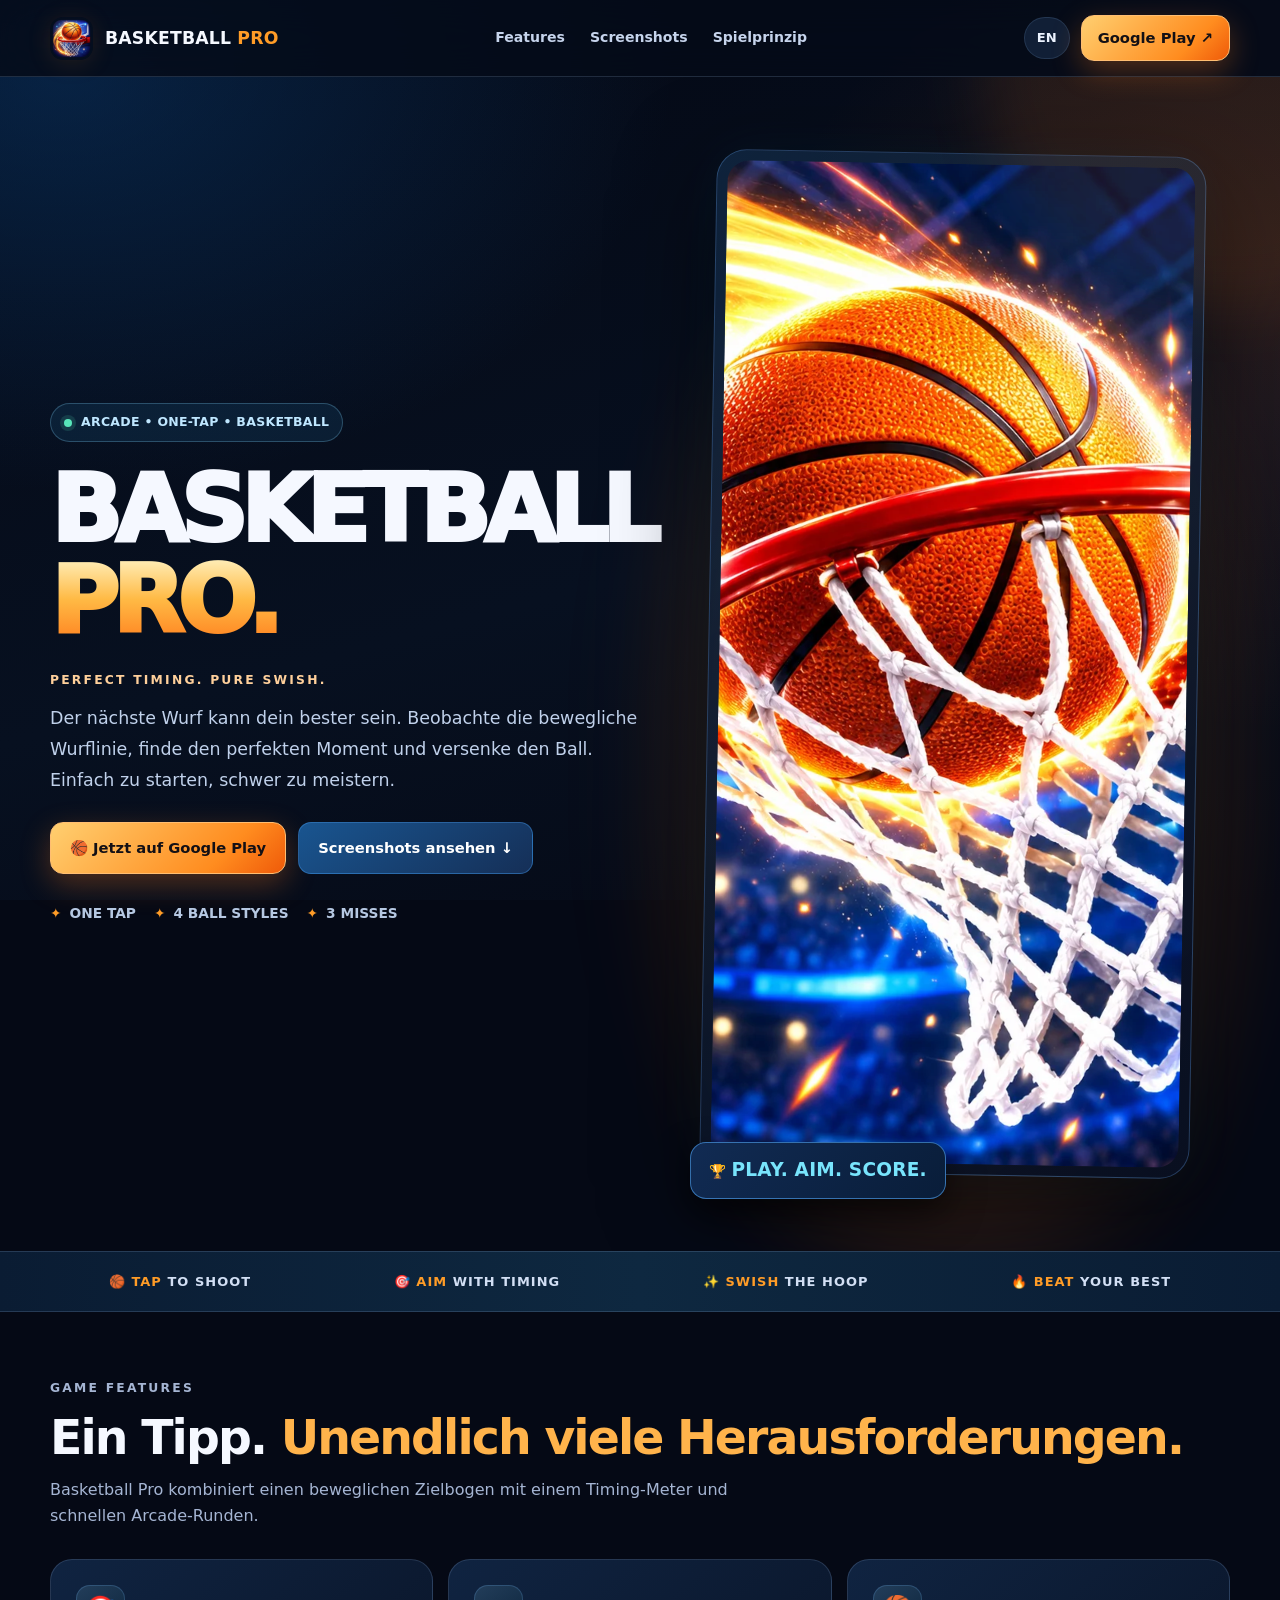
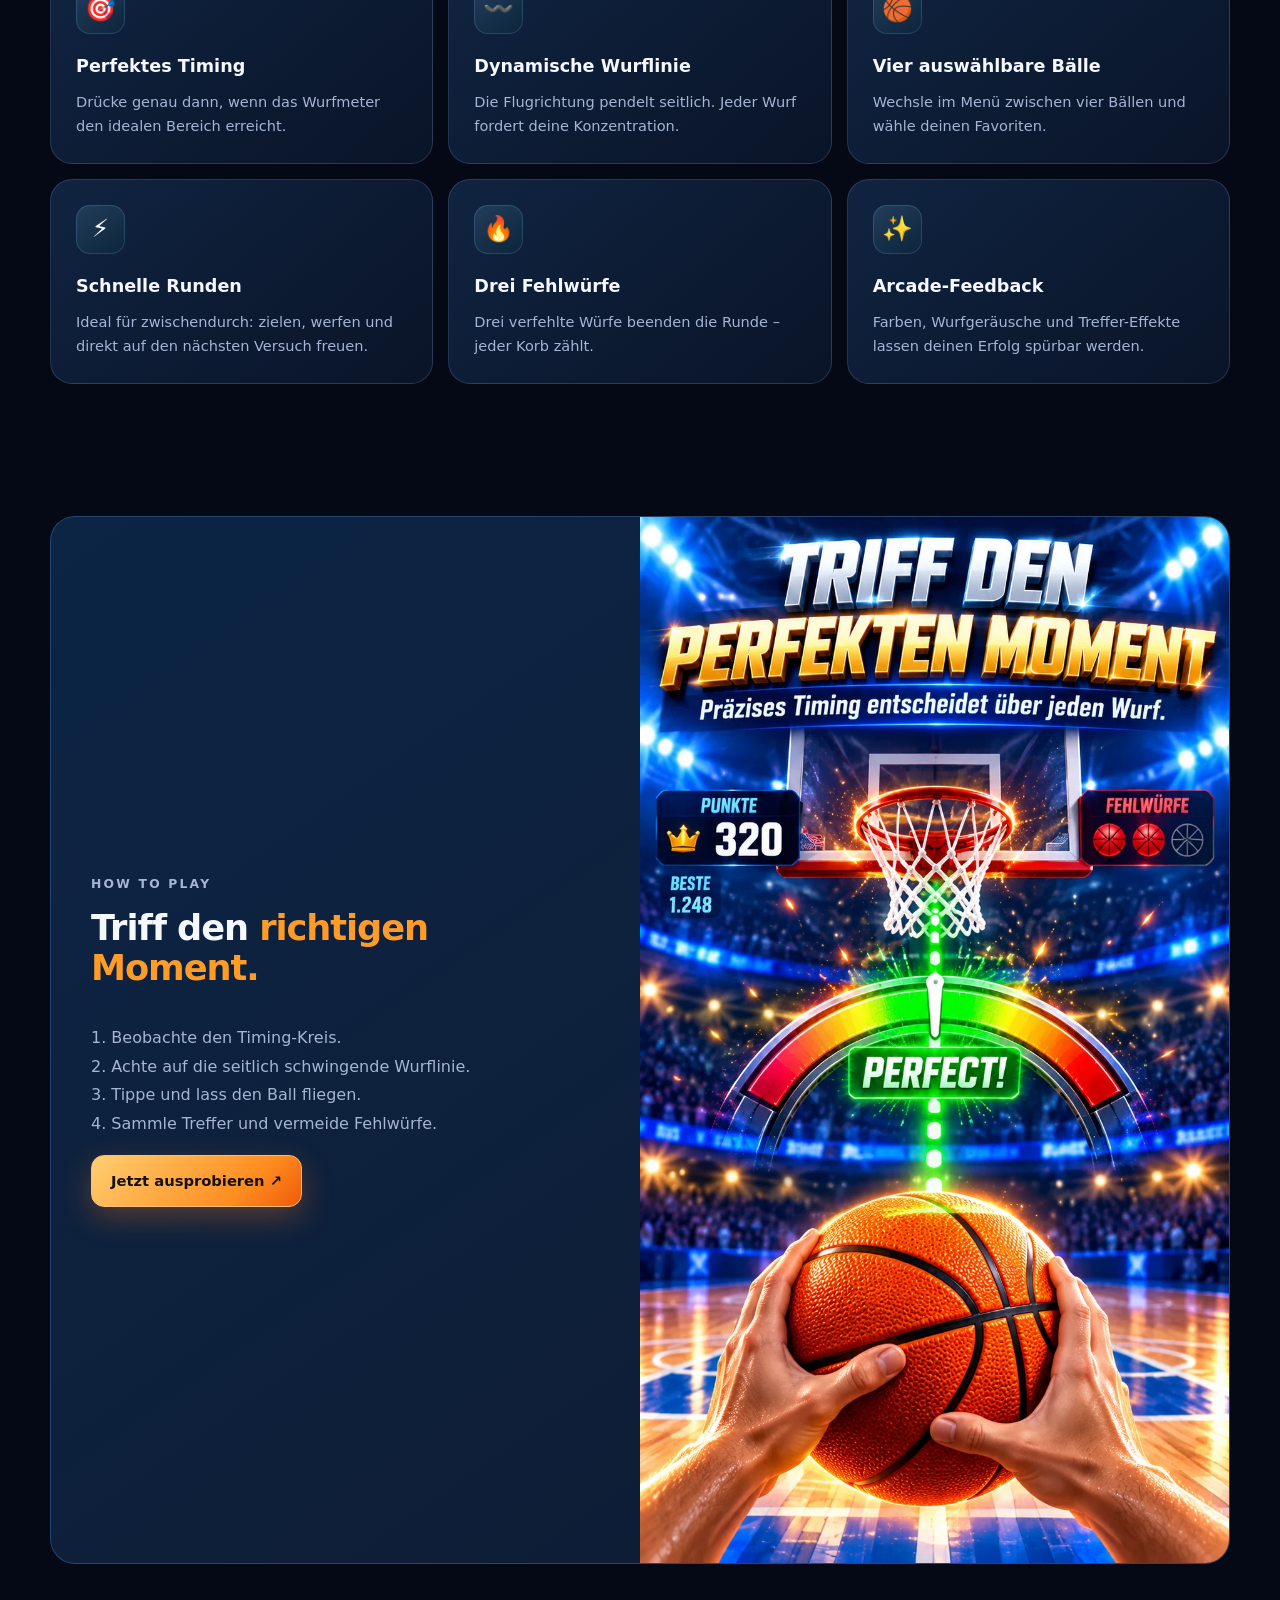
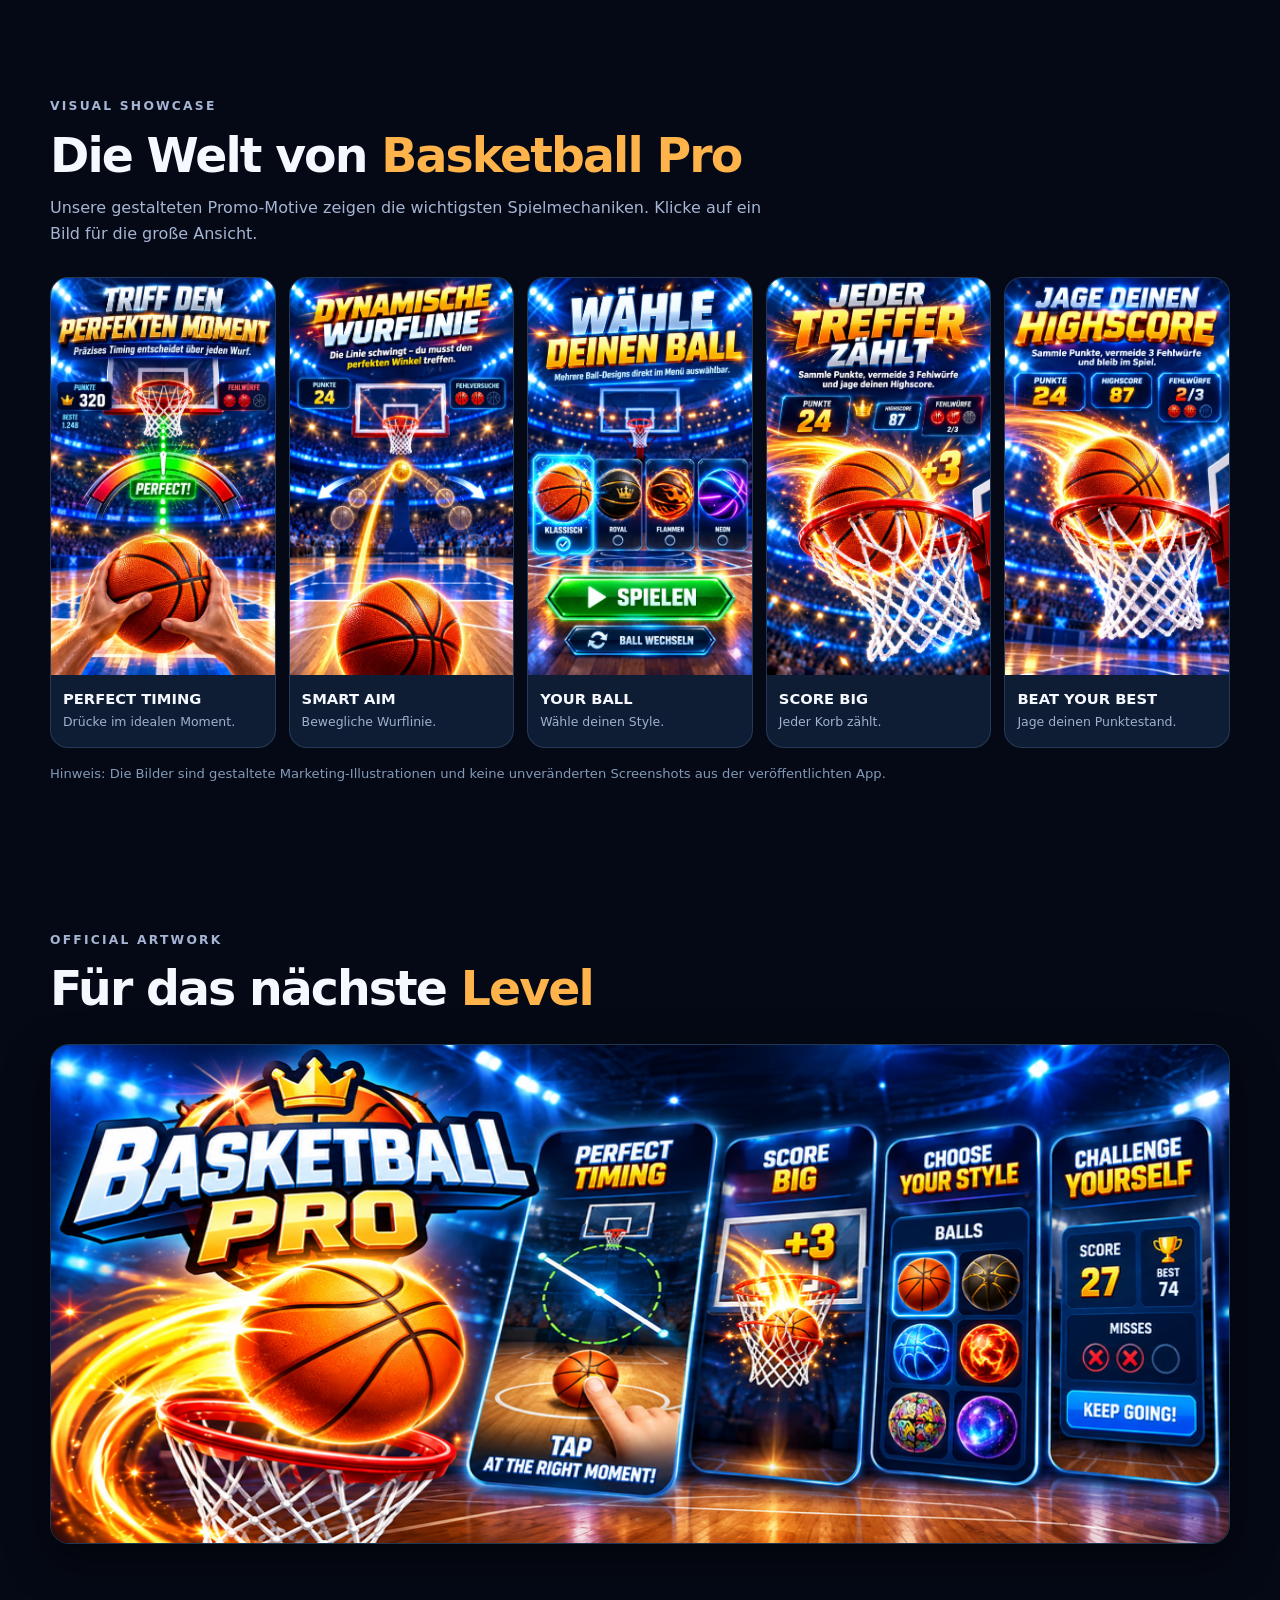
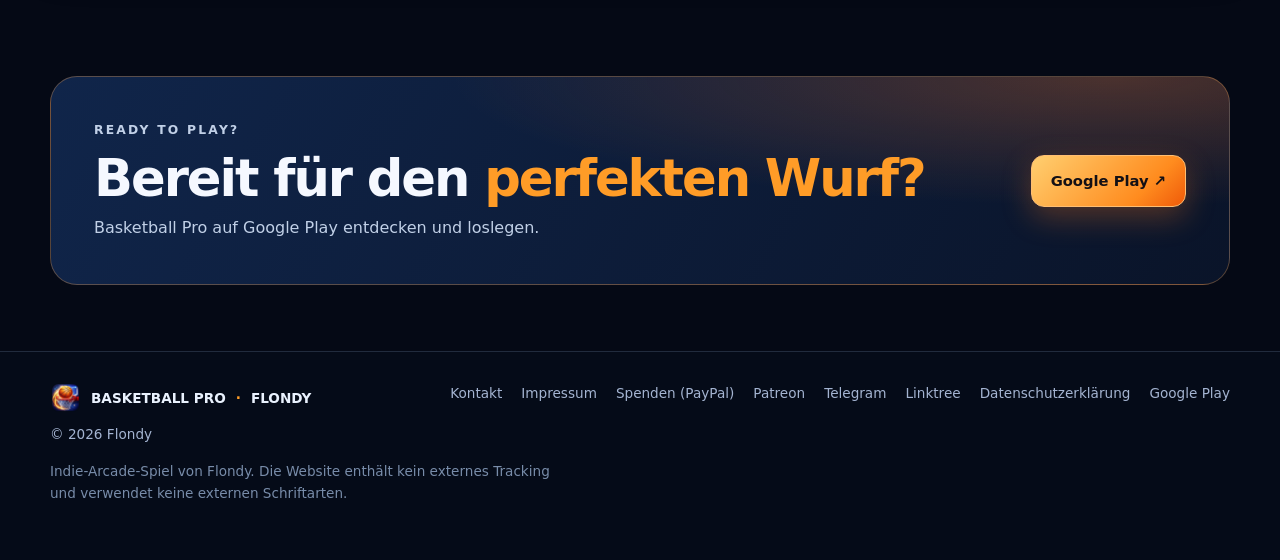
<file: index.html>
<!doctype html>
<html lang="de">
<head>
 <meta charset="utf-8"><meta name="viewport" content="width=device-width,initial-scale=1">
 <title>Basketball Pro | Perfect Timing. Pure Swish.</title>
 <meta name="description" content="Basketball Pro: skillbasiertes Arcade-Basketball. Perfektes Timing, bewegliche Wurflinie und vier Ball-Designs. Jetzt bei Google Play entdecken.">
 <meta name="theme-color" content="#050915">
 <link rel="icon" type="image/png" href="assets/icon.png"><link rel="stylesheet" href="styles.css">
 <meta property="og:type" content="website"><meta property="og:title" content="Basketball Pro – Perfect Timing. Pure Swish."><meta property="og:description" content="One-Tap Basketball, dynamisches Zielen und fantastische Würfe."><meta property="og:image" content="assets/feature-graphic.png">
</head>
<body>
<header class="topbar"><nav class="wrap nav" aria-label="Main navigation">
 <a class="brand" href="index.html" aria-label="Basketball Pro"><img src="assets/icon.png" alt=""><span>BASKETBALL <b>PRO</b></span></a>
 <div class="nav-links"><a href="#features"><span data-language="de">Features</span><span data-language="en" hidden>Features</span></a><a href="#screens"><span data-language="de">Screenshots</span><span data-language="en" hidden>Artwork</span></a><a href="#how"><span data-language="de">Spielprinzip</span><span data-language="en" hidden>How to play</span></a></div>
 <div class="nav-actions"><button class="lang-switch" data-language-button type="button">EN</button><a class="btn btn-orange btn-sm" href="https://play.google.com/store/apps/details?id=dev.flondy.Basketball" target="_blank" rel="noopener noreferrer">Google Play ↗</a></div>
</nav></header>
<main>
<section class="hero"><div class="wrap hero-grid"><div>
  <div class="pill"><i></i><span data-language="de">ARCADE • ONE-TAP • BASKETBALL</span><span data-language="en" hidden>ARCADE • ONE-TAP • BASKETBALL</span></div>
  <h1 class="headline">BASKETBALL <span class="gold">PRO.</span></h1>
  <p class="eyebrow">PERFECT TIMING. PURE SWISH.</p>
  <p class="hero-desc" data-language="de">Der nächste Wurf kann dein bester sein. Beobachte die bewegliche Wurflinie, finde den perfekten Moment und versenke den Ball. Einfach zu starten, schwer zu meistern.</p>
  <p class="hero-desc" data-language="en" hidden>Your next shot could be your best. Track the moving aim line, find the perfect moment and sink the ball. Easy to pick up, challenging to master.</p>
  <div class="hero-cta"><a class="btn btn-orange" href="https://play.google.com/store/apps/details?id=dev.flondy.Basketball" target="_blank" rel="noopener noreferrer"><span data-language="de">🏀 Jetzt auf Google Play</span><span data-language="en" hidden>🏀 Get it on Google Play</span></a><a class="btn btn-blue" href="#screens"><span data-language="de">Screenshots ansehen ↓</span><span data-language="en" hidden>Explore artwork ↓</span></a></div>
  <div class="micro-stats"><span>ONE TAP</span><span>4 BALL STYLES</span><span>3 MISSES</span></div>
 </div><div class="visual"><div class="visual-frame"><img src="assets/hero.webp" width="1000" height="1000" fetchpriority="high" alt="Basketball mit leuchtender Flugspur am Korb in einer Arena"></div><div class="visual-floating">🏆 <strong>PLAY. AIM. SCORE.</strong></div></div>
</div></section>
<div class="feature-strip"><div class="wrap"><span>🏀 <b>TAP</b> TO SHOOT</span><span>🎯 <b>AIM</b> WITH TIMING</span><span>✨ <b>SWISH</b> THE HOOP</span><span>🔥 <b>BEAT</b> YOUR BEST</span></div></div>
<section class="section" id="features"><div class="wrap"><div class="section-head"><p class="eyebrow">GAME FEATURES</p><h2><span data-language="de">Ein Tipp. <strong>Unendlich viele Herausforderungen.</strong></span><span data-language="en" hidden>One tap. <strong>Endless challenges.</strong></span></h2><p data-language="de">Basketball Pro kombiniert einen beweglichen Zielbogen mit einem Timing-Meter und schnellen Arcade-Runden.</p><p data-language="en" hidden>Basketball Pro brings together a moving aim arc, a timing meter and fast arcade rounds.</p></div>
<div class="features">
 <article class="fcard"><div class="ficon">🎯</div><h3 data-language="de">Perfektes Timing</h3><h3 data-language="en" hidden>Perfect timing</h3><p data-language="de">Drücke genau dann, wenn das Wurfmeter den idealen Bereich erreicht.</p><p data-language="en" hidden>Tap at the right moment as the shot meter reaches the sweet spot.</p></article>
 <article class="fcard"><div class="ficon">〰️</div><h3 data-language="de">Dynamische Wurflinie</h3><h3 data-language="en" hidden>Dynamic aim line</h3><p data-language="de">Die Flugrichtung pendelt seitlich. Jeder Wurf fordert deine Konzentration.</p><p data-language="en" hidden>The aim sways from side to side. Every shot demands focus.</p></article>
 <article class="fcard"><div class="ficon">🏀</div><h3 data-language="de">Vier auswählbare Bälle</h3><h3 data-language="en" hidden>Four ball choices</h3><p data-language="de">Wechsle im Menü zwischen vier Bällen und wähle deinen Favoriten.</p><p data-language="en" hidden>Choose between four balls from the menu to find your favorite.</p></article>
 <article class="fcard"><div class="ficon">⚡</div><h3 data-language="de">Schnelle Runden</h3><h3 data-language="en" hidden>Fast rounds</h3><p data-language="de">Ideal für zwischendurch: zielen, werfen und direkt auf den nächsten Versuch freuen.</p><p data-language="en" hidden>Made for quick sessions: aim, shoot and get ready for your next attempt.</p></article>
 <article class="fcard"><div class="ficon">🔥</div><h3 data-language="de">Drei Fehlwürfe</h3><h3 data-language="en" hidden>Three misses</h3><p data-language="de">Drei verfehlte Würfe beenden die Runde – jeder Korb zählt.</p><p data-language="en" hidden>Three missed shots end your run, so every basket counts.</p></article>
 <article class="fcard"><div class="ficon">✨</div><h3 data-language="de">Arcade-Feedback</h3><h3 data-language="en" hidden>Arcade feedback</h3><p data-language="de">Farben, Wurfgeräusche und Treffer-Effekte lassen deinen Erfolg spürbar werden.</p><p data-language="en" hidden>Color, sound effects and shot feedback make every win feel rewarding.</p></article>
</div></div></section>
<section class="section" id="how"><div class="wrap"><div class="spotlight"><div class="spotlight-text"><p class="eyebrow">HOW TO PLAY</p><h3 data-language="de">Triff den <span style="color:var(--orange)">richtigen Moment.</span></h3><h3 data-language="en" hidden>Own the <span style="color:var(--orange)">perfect moment.</span></h3><p data-language="de">1. Beobachte den Timing-Kreis.<br>2. Achte auf die seitlich schwingende Wurflinie.<br>3. Tippe und lass den Ball fliegen.<br>4. Sammle Treffer und vermeide Fehlwürfe.</p><p data-language="en" hidden>1. Watch the timing circle.<br>2. Track the swaying aim line.<br>3. Tap to release the ball.<br>4. Score baskets and avoid misses.</p><a class="btn btn-orange" href="https://play.google.com/store/apps/details?id=dev.flondy.Basketball" target="_blank" rel="noopener noreferrer"><span data-language="de">Jetzt ausprobieren ↗</span><span data-language="en" hidden>Try it now ↗</span></a></div><img src="assets/screen-1.webp" loading="lazy" alt="Illustration: Basketball Pro und Timing-Anzeige"></div></div></section>
<section class="section" id="screens"><div class="wrap"><div class="section-head"><p class="eyebrow">VISUAL SHOWCASE</p><h2><span data-language="de">Die Welt von <strong>Basketball Pro</strong></span><span data-language="en" hidden>The world of <strong>Basketball Pro</strong></span></h2><p data-language="de">Unsere gestalteten Promo-Motive zeigen die wichtigsten Spielmechaniken. Klicke auf ein Bild für die große Ansicht.</p><p data-language="en" hidden>Stylized promotional artwork showcasing the game's main mechanics. Select an image to enlarge it.</p></div>
<div class="gallery-grid">
<button class="shot" type="button" data-open-image><img src="assets/screen-1.webp" loading="lazy" alt="Timing-Meter und präziser Wurf, künstlerische Spielvorschau"><div class="shot-copy"><h3>PERFECT TIMING</h3><p data-language="de">Drücke im idealen Moment.</p><p data-language="en" hidden>Tap at the sweet spot.</p></div></button>
<button class="shot" type="button" data-open-image><img src="assets/screen-2.webp" loading="lazy" alt="Seitlich schwingende Wurflinie, künstlerische Spielvorschau"><div class="shot-copy"><h3>SMART AIM</h3><p data-language="de">Bewegliche Wurflinie.</p><p data-language="en" hidden>Moving aim line.</p></div></button>
<button class="shot" type="button" data-open-image><img src="assets/screen-3.webp" loading="lazy" alt="Vier Ball-Designs im Menü, künstlerische Spielvorschau"><div class="shot-copy"><h3>YOUR BALL</h3><p data-language="de">Wähle deinen Style.</p><p data-language="en" hidden>Choose your style.</p></div></button>
<button class="shot" type="button" data-open-image><img src="assets/screen-4.webp" loading="lazy" alt="Punkte und Korberfolg, künstlerische Spielvorschau"><div class="shot-copy"><h3>SCORE BIG</h3><p data-language="de">Jeder Korb zählt.</p><p data-language="en" hidden>Every basket counts.</p></div></button>
<button class="shot" type="button" data-open-image><img src="assets/screen-5.webp" loading="lazy" alt="Highscore und Fehlwürfe, künstlerische Spielvorschau"><div class="shot-copy"><h3>BEAT YOUR BEST</h3><p data-language="de">Jage deinen Punktestand.</p><p data-language="en" hidden>Chase your best score.</p></div></button>
</div><p class="fineprint" data-language="de">Hinweis: Die Bilder sind gestaltete Marketing-Illustrationen und keine unveränderten Screenshots aus der veröffentlichten App.</p><p class="fineprint" data-language="en" hidden>Note: These are stylized marketing illustrations, not unedited screenshots from the released game.</p>
</div></section>
<section class="section"><div class="wrap"><div class="section-head"><p class="eyebrow">OFFICIAL ARTWORK</p><h2><span data-language="de">Für das nächste <strong>Level</strong></span><span data-language="en" hidden>Built for the next <strong>level</strong></span></h2></div><img class="banner-image" src="assets/feature-graphic.png" alt="Basketball Pro – offizielle Vorstellungsgrafik, Basketballstadion und verschiedene Spielmechaniken" loading="lazy" width="1024" height="500"></div></section>
<section class="section"><div class="wrap"><div class="cta-panel"><div><p class="eyebrow">READY TO PLAY?</p><h2 data-language="de">Bereit für den <span style="color:var(--orange)">perfekten Wurf?</span></h2><h2 data-language="en" hidden>Ready for the <span style="color:var(--orange)">perfect shot?</span></h2><p data-language="de">Basketball Pro auf Google Play entdecken und loslegen.</p><p data-language="en" hidden>Discover Basketball Pro on Google Play and get shooting.</p></div><a class="btn btn-orange" href="https://play.google.com/store/apps/details?id=dev.flondy.Basketball" target="_blank" rel="noopener noreferrer">Google Play ↗</a></div></div></section>
</main>
<footer class="site-footer"><div class="wrap"><div class="footer-row"><div><a href="index.html" class="footer-brand"><img src="assets/icon.png" alt="">BASKETBALL PRO <span style="color:var(--orange)">·</span> FLONDY</a><div style="margin-top:10px">© <span data-year>2026</span> Flondy</div></div><nav class="footer-links" aria-label="Footer"><a href="mailto:flondy.dev@gmail.com">Kontakt</a><a href="https://flondy.github.io/app-store/impressum.html">Impressum</a><a href="https://www.paypal.com/paypalme/MSingle72" target="_blank" rel="noopener">Spenden (PayPal)</a><a href="https://www.patreon.com/cw/Flondy" target="_blank" rel="noopener">Patreon</a><a href="https://t.me/Flondy" target="_blank" rel="noopener">Telegram</a><a href="https://linktr.ee/flondy" target="_blank" rel="noopener">Linktree</a><a href="privacy.html"><span data-language="de">Datenschutzerklärung</span><span data-language="en" hidden>Privacy Policy</span></a><a href="https://play.google.com/store/apps/details?id=dev.flondy.Basketball" target="_blank" rel="noopener noreferrer">Google Play</a></nav></div><p class="footer-note" data-language="de">Indie-Arcade-Spiel von Flondy. Die Website enthält kein externes Tracking und verwendet keine externen Schriftarten.</p><p class="footer-note" data-language="en" hidden>Indie arcade game by Flondy. This website does not embed external trackers or third-party fonts.</p></div></footer>
<script src="script.js" defer></script>
</body></html>
</file>
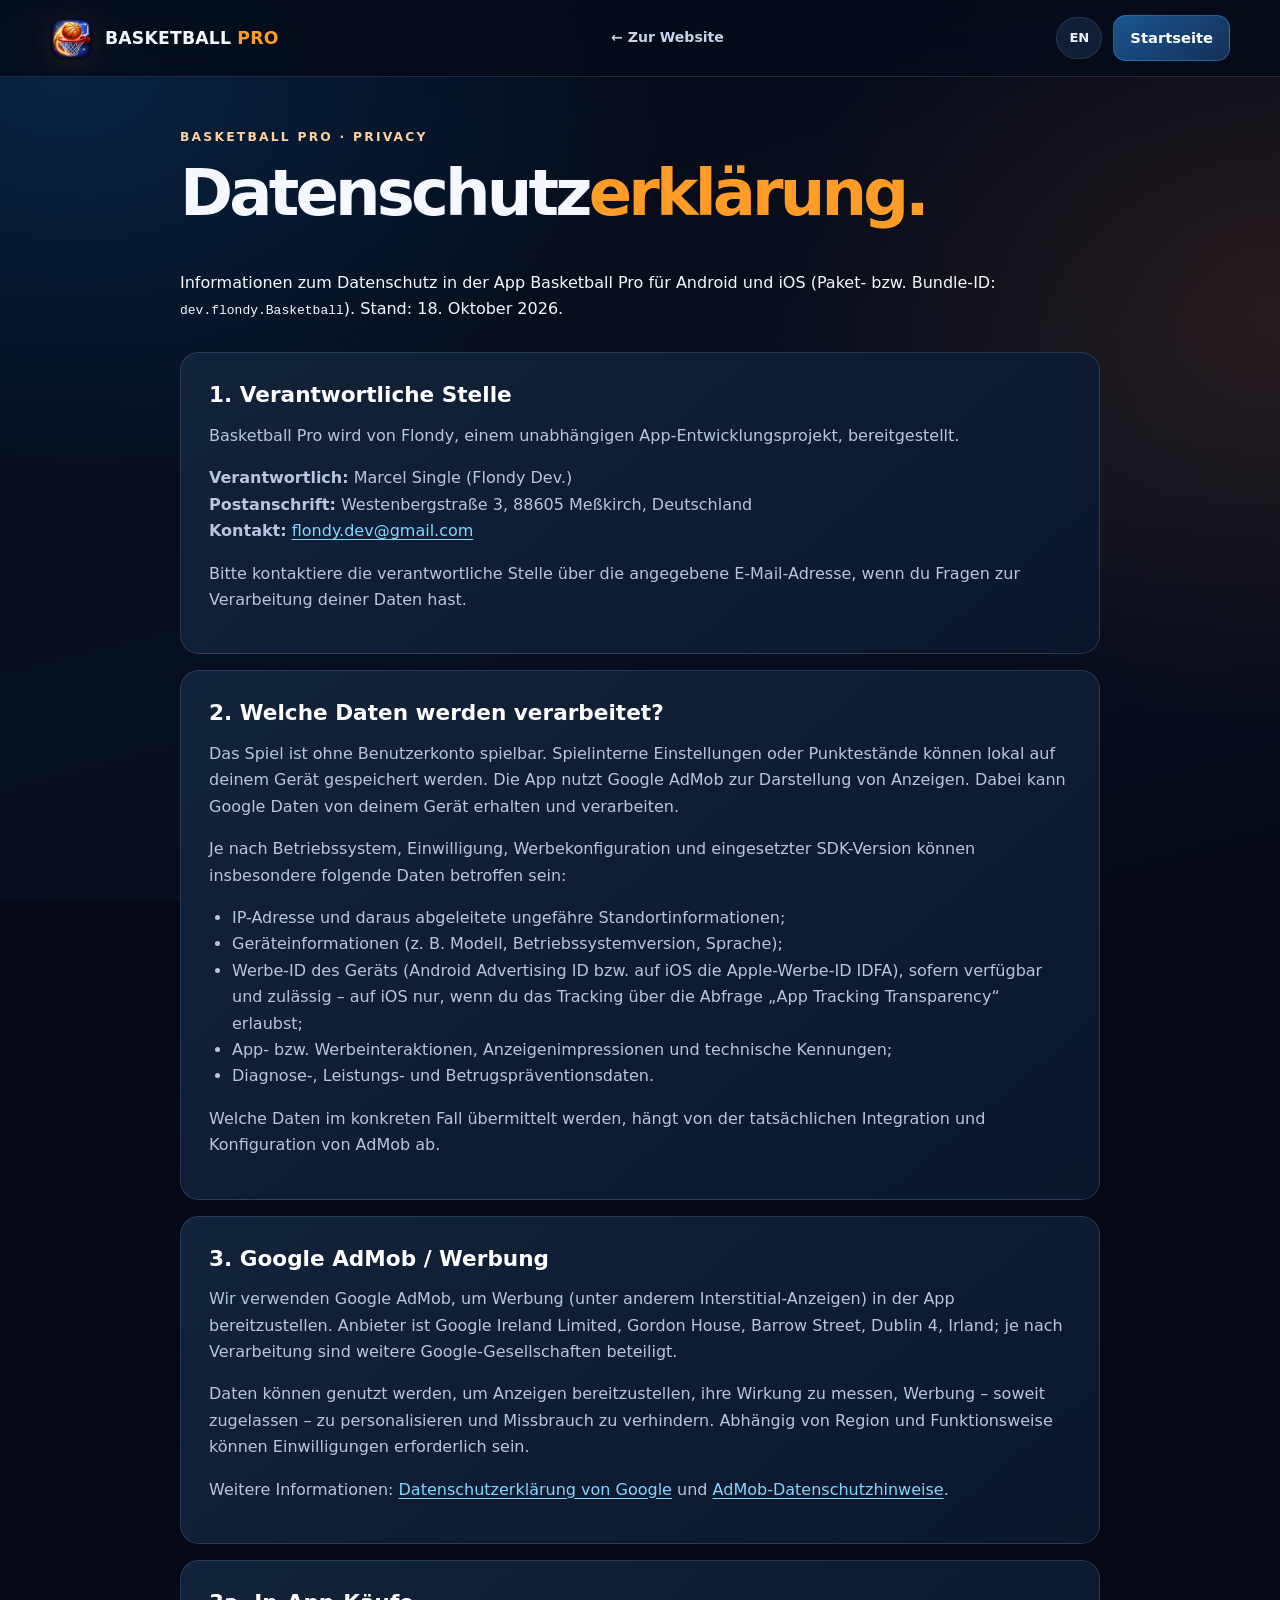
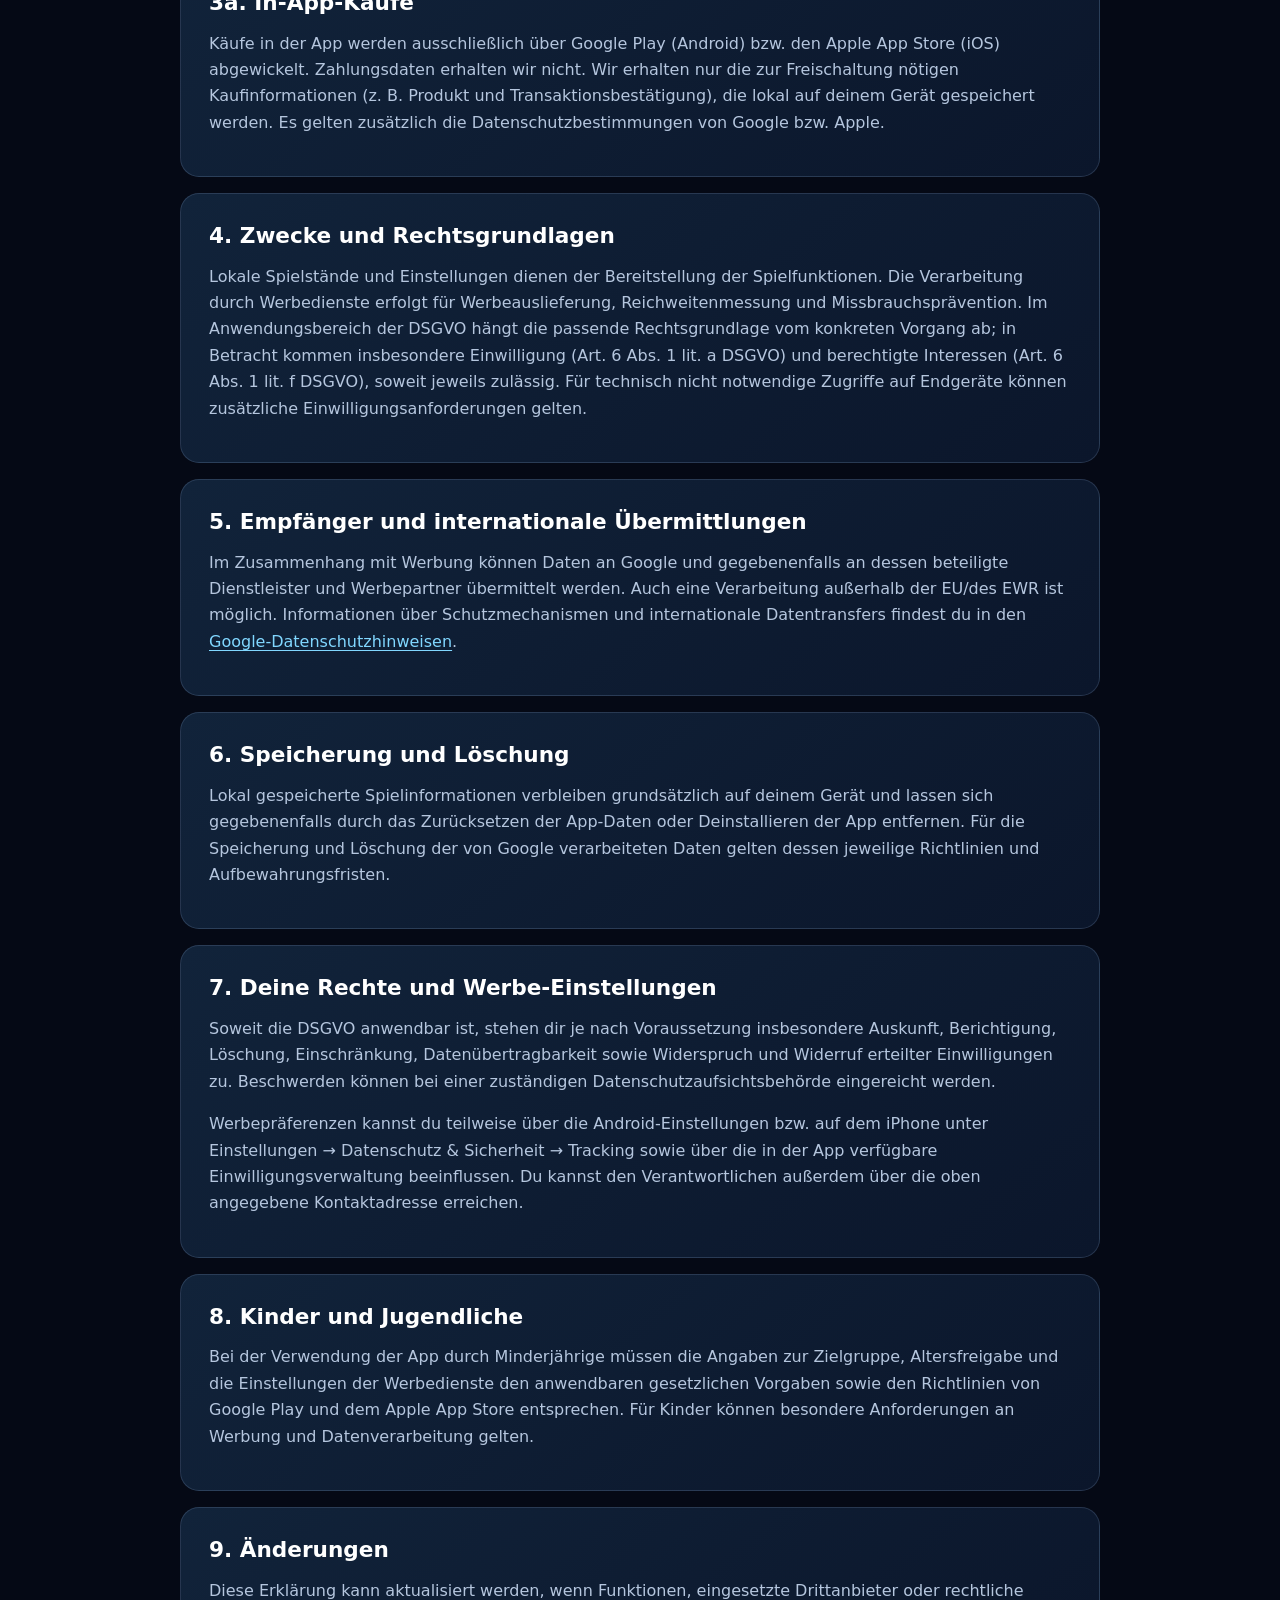
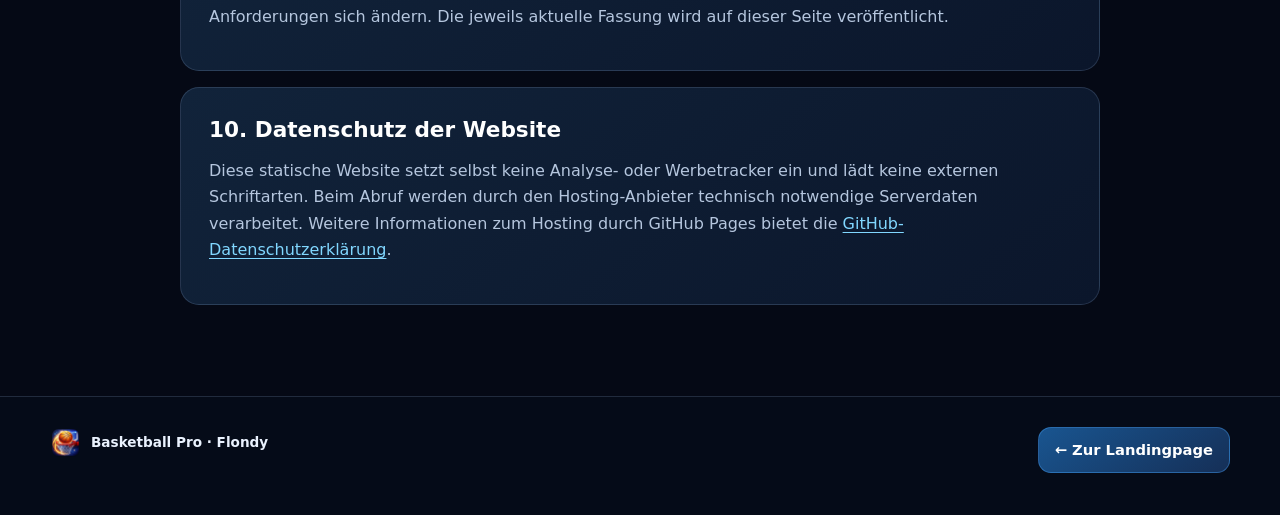
<file: privacy.html>
<!doctype html>
<html lang="de">
<head>
  <meta charset="utf-8"><meta name="viewport" content="width=device-width,initial-scale=1">
  <title>Datenschutzerklärung / Privacy Policy | Basketball Pro</title>
  <meta name="description" content="Datenschutzerklärung / Privacy Policy für die Android- und iOS-App Basketball Pro von Flondy.">
  <meta name="theme-color" content="#050915"><link rel="icon" href="assets/icon.png" type="image/png"><link rel="stylesheet" href="styles.css">
</head>
<body>
<header class="topbar"><nav class="wrap nav" aria-label="Navigation">
  <a class="brand" href="index.html"><img src="assets/icon.png" alt=""><span>BASKETBALL <b>PRO</b></span></a>
  <div class="nav-links"><a href="index.html"><span data-language="de">← Zur Website</span><span data-language="en" hidden>← Back to website</span></a></div>
  <div class="nav-actions"><button class="lang-switch" data-language-button type="button">EN</button><a href="index.html" class="btn btn-sm btn-blue"><span data-language="de">Startseite</span><span data-language="en" hidden>Home</span></a></div>
</nav></header>
<main class="wrap privacy-wrap">
<div class="privacy-head"><p class="eyebrow">BASKETBALL PRO · PRIVACY</p>
  <h1 data-language="de">Datenschutz<span style="color:var(--orange)">erklärung.</span></h1>
  <h1 data-language="en" hidden>Privacy <span style="color:var(--orange)">Policy.</span></h1>
  <p data-language="de">Informationen zum Datenschutz in der App Basketball Pro für Android und iOS (Paket- bzw. Bundle-ID: <code>dev.flondy.Basketball</code>). Stand: 18. Oktober 2026.</p>
  <p data-language="en" hidden>Data privacy information for the Basketball Pro app on Android and iOS (package/bundle ID: <code>dev.flondy.Basketball</code>). Last updated: October 18, 2026.</p>
</div>
<section data-language="de">
 <div class="privacy-card"><h2>1. Verantwortliche Stelle</h2><p>Basketball Pro wird von Flondy, einem unabhängigen App-Entwicklungsprojekt, bereitgestellt.</p><p><strong>Verantwortlich:</strong> Marcel Single (Flondy Dev.)<br><strong>Postanschrift:</strong> Westenbergstraße 3, 88605 Meßkirch, Deutschland<br><strong>Kontakt:</strong> <a href="mailto:flondy.dev@gmail.com">flondy.dev@gmail.com</a></p><p>Bitte kontaktiere die verantwortliche Stelle über die angegebene E-Mail-Adresse, wenn du Fragen zur Verarbeitung deiner Daten hast.</p></div>
 <div class="privacy-card"><h2>2. Welche Daten werden verarbeitet?</h2><p>Das Spiel ist ohne Benutzerkonto spielbar. Spielinterne Einstellungen oder Punktestände können lokal auf deinem Gerät gespeichert werden. Die App nutzt Google AdMob zur Darstellung von Anzeigen. Dabei kann Google Daten von deinem Gerät erhalten und verarbeiten.</p><p>Je nach Betriebssystem, Einwilligung, Werbekonfiguration und eingesetzter SDK-Version können insbesondere folgende Daten betroffen sein:</p><ul><li>IP-Adresse und daraus abgeleitete ungefähre Standortinformationen;</li><li>Geräteinformationen (z. B. Modell, Betriebssystemversion, Sprache);</li><li>Werbe-ID des Geräts (Android Advertising ID bzw. auf iOS die Apple-Werbe-ID IDFA), sofern verfügbar und zulässig – auf iOS nur, wenn du das Tracking über die Abfrage „App Tracking Transparency“ erlaubst;</li><li>App- bzw. Werbeinteraktionen, Anzeigenimpressionen und technische Kennungen;</li><li>Diagnose-, Leistungs- und Betrugspräventionsdaten.</li></ul><p>Welche Daten im konkreten Fall übermittelt werden, hängt von der tatsächlichen Integration und Konfiguration von AdMob ab.</p></div>
 <div class="privacy-card"><h2>3. Google AdMob / Werbung</h2><p>Wir verwenden Google AdMob, um Werbung (unter anderem Interstitial-Anzeigen) in der App bereitzustellen. Anbieter ist Google Ireland Limited, Gordon House, Barrow Street, Dublin 4, Irland; je nach Verarbeitung sind weitere Google-Gesellschaften beteiligt.</p><p>Daten können genutzt werden, um Anzeigen bereitzustellen, ihre Wirkung zu messen, Werbung – soweit zugelassen – zu personalisieren und Missbrauch zu verhindern. Abhängig von Region und Funktionsweise können Einwilligungen erforderlich sein.</p><p>Weitere Informationen: <a href="https://policies.google.com/privacy" target="_blank" rel="noopener noreferrer">Datenschutzerklärung von Google</a> und <a href="https://support.google.com/admob/answer/6128543" target="_blank" rel="noopener noreferrer">AdMob-Datenschutzhinweise</a>.</p></div>
 <div class="privacy-card"><h2>3a. In-App-Käufe</h2><p>Käufe in der App werden ausschließlich über Google Play (Android) bzw. den Apple App Store (iOS) abgewickelt. Zahlungsdaten erhalten wir nicht. Wir erhalten nur die zur Freischaltung nötigen Kaufinformationen (z. B. Produkt und Transaktionsbestätigung), die lokal auf deinem Gerät gespeichert werden. Es gelten zusätzlich die Datenschutzbestimmungen von Google bzw. Apple.</p></div>
 <div class="privacy-card"><h2>4. Zwecke und Rechtsgrundlagen</h2><p>Lokale Spielstände und Einstellungen dienen der Bereitstellung der Spielfunktionen. Die Verarbeitung durch Werbedienste erfolgt für Werbeauslieferung, Reichweitenmessung und Missbrauchsprävention. Im Anwendungsbereich der DSGVO hängt die passende Rechtsgrundlage vom konkreten Vorgang ab; in Betracht kommen insbesondere Einwilligung (Art. 6 Abs. 1 lit. a DSGVO) und berechtigte Interessen (Art. 6 Abs. 1 lit. f DSGVO), soweit jeweils zulässig. Für technisch nicht notwendige Zugriffe auf Endgeräte können zusätzliche Einwilligungsanforderungen gelten.</p></div>
 <div class="privacy-card"><h2>5. Empfänger und internationale Übermittlungen</h2><p>Im Zusammenhang mit Werbung können Daten an Google und gegebenenfalls an dessen beteiligte Dienstleister und Werbepartner übermittelt werden. Auch eine Verarbeitung außerhalb der EU/des EWR ist möglich. Informationen über Schutzmechanismen und internationale Datentransfers findest du in den <a href="https://policies.google.com/privacy" target="_blank" rel="noopener noreferrer">Google-Datenschutzhinweisen</a>.</p></div>
 <div class="privacy-card"><h2>6. Speicherung und Löschung</h2><p>Lokal gespeicherte Spielinformationen verbleiben grundsätzlich auf deinem Gerät und lassen sich gegebenenfalls durch das Zurücksetzen der App-Daten oder Deinstallieren der App entfernen. Für die Speicherung und Löschung der von Google verarbeiteten Daten gelten dessen jeweilige Richtlinien und Aufbewahrungsfristen.</p></div>
 <div class="privacy-card"><h2>7. Deine Rechte und Werbe-Einstellungen</h2><p>Soweit die DSGVO anwendbar ist, stehen dir je nach Voraussetzung insbesondere Auskunft, Berichtigung, Löschung, Einschränkung, Datenübertragbarkeit sowie Widerspruch und Widerruf erteilter Einwilligungen zu. Beschwerden können bei einer zuständigen Datenschutzaufsichtsbehörde eingereicht werden.</p><p>Werbepräferenzen kannst du teilweise über die Android-Einstellungen bzw. auf dem iPhone unter Einstellungen → Datenschutz &amp; Sicherheit → Tracking sowie über die in der App verfügbare Einwilligungsverwaltung beeinflussen. Du kannst den Verantwortlichen außerdem über die oben angegebene Kontaktadresse erreichen.</p></div>
 <div class="privacy-card"><h2>8. Kinder und Jugendliche</h2><p>Bei der Verwendung der App durch Minderjährige müssen die Angaben zur Zielgruppe, Altersfreigabe und die Einstellungen der Werbedienste den anwendbaren gesetzlichen Vorgaben sowie den Richtlinien von Google Play und dem Apple App Store entsprechen. Für Kinder können besondere Anforderungen an Werbung und Datenverarbeitung gelten.</p></div>
 <div class="privacy-card"><h2>9. Änderungen</h2><p>Diese Erklärung kann aktualisiert werden, wenn Funktionen, eingesetzte Drittanbieter oder rechtliche Anforderungen sich ändern. Die jeweils aktuelle Fassung wird auf dieser Seite veröffentlicht.</p></div>
 <div class="privacy-card"><h2>10. Datenschutz der Website</h2><p>Diese statische Website setzt selbst keine Analyse- oder Werbetracker ein und lädt keine externen Schriftarten. Beim Abruf werden durch den Hosting-Anbieter technisch notwendige Serverdaten verarbeitet. Weitere Informationen zum Hosting durch GitHub Pages bietet die <a href="https://docs.github.com/en/site-policy/privacy-policies/github-general-privacy-statement" target="_blank" rel="noopener noreferrer">GitHub-Datenschutzerklärung</a>.</p></div>
</section>
<section data-language="en" hidden>
 <div class="privacy-card"><h2>1. Data controller</h2><p>Basketball Pro is provided by Flondy, an independent app development project.</p><p><strong>Controller:</strong> Marcel Single (Flondy Dev.)<br><strong>Postal address:</strong> Westenbergstraße 3, 88605 Meßkirch, Germany<br><strong>Contact:</strong> <a href="mailto:flondy.dev@gmail.com">flondy.dev@gmail.com</a></p><p>Please contact the controller at the listed email address with any privacy questions.</p></div>
 <div class="privacy-card"><h2>2. Information processed</h2><p>The game can be played without creating an account. Game settings and scores may be stored locally on the device. The app uses Google AdMob to display advertisements; in doing so, Google may receive and process device-related information.</p><p>Depending on the operating system, permissions, advertising configuration and SDK version, data may include:</p><ul><li>IP address and approximate location derived from it;</li><li>Device information (such as model, OS version and language);</li><li>The device advertising ID (Android Advertising ID, or on iOS the Apple Identifier for Advertisers, IDFA) where available and permitted – on iOS only if you allow tracking in the App Tracking Transparency prompt;</li><li>Ad interactions, impressions and technical identifiers;</li><li>Diagnostics, performance and fraud-prevention data.</li></ul><p>The actual information transferred depends on the installed AdMob SDK and its configuration.</p></div>
 <div class="privacy-card"><h2>3. Google AdMob / advertising</h2><p>We use Google AdMob to display ads, including interstitial ads. A provider is Google Ireland Limited, Gordon House, Barrow Street, Dublin 4, Ireland; other Google entities may be involved in certain processing activities.</p><p>Information may be used to serve ads, measure performance, personalize ads where permitted and prevent fraud. Consent may be required depending on the country and processing activity.</p><p>See <a href="https://policies.google.com/privacy" target="_blank" rel="noopener noreferrer">Google Privacy Policy</a> and <a href="https://support.google.com/admob/answer/6128543" target="_blank" rel="noopener noreferrer">AdMob privacy information</a>.</p></div>
 <div class="privacy-card"><h2>3a. In-app purchases</h2><p>Purchases are processed exclusively by Google Play (Android) or the Apple App Store (iOS). We never receive payment data; we only receive the purchase information needed to unlock items (such as the product and transaction confirmation), which is stored locally on your device. Google's or Apple's privacy policies also apply.</p></div>
 <div class="privacy-card"><h2>4. Purposes and legal bases</h2><p>Local scores and settings support game functionality. Advertising services process data to serve and measure ads and help prevent abuse. Where the GDPR applies, the legal basis depends on the specific processing activity and may include consent (Art. 6(1)(a) GDPR) or legitimate interests (Art. 6(1)(f) GDPR), where appropriate. Separate consent rules may apply to non-essential access to devices.</p></div>
 <div class="privacy-card"><h2>5. Recipients and international transfers</h2><p>Advertising-related data may be shared with Google and, where applicable, relevant service providers and advertising partners. Data may be processed outside the EU/EEA. For information on applicable protections, please consult the <a href="https://policies.google.com/privacy" target="_blank" rel="noopener noreferrer">Google Privacy Policy</a>.</p></div>
 <div class="privacy-card"><h2>6. Retention and deletion</h2><p>Locally stored game information generally remains on your device and can usually be removed by clearing the app's data or uninstalling it. Google's own retention and deletion policies govern data it processes.</p></div>
 <div class="privacy-card"><h2>7. Your rights and advertising choices</h2><p>Where the GDPR applies and relevant conditions are met, you may have rights of access, correction, deletion, restriction, portability, objection and withdrawal of consent. You may also complain to a competent supervisory authority.</p><p>Some advertising settings can be controlled in Android settings, on iPhone under Settings → Privacy &amp; Security → Tracking, and through the app's consent settings. You can also contact the controller using the contact details above.</p></div>
 <div class="privacy-card"><h2>8. Children and minors</h2><p>When minors use the app, audience declarations, age ratings and advertising settings must follow applicable laws and Google Play and Apple App Store policies. Additional restrictions can apply to advertising and data processing relating to children.</p></div>
 <div class="privacy-card"><h2>9. Changes</h2><p>This Privacy Policy may be updated when features, third-party services or applicable regulations change. The latest version will be published here.</p></div>
 <div class="privacy-card"><h2>10. Website privacy</h2><p>This static website does not embed analytics or advertising trackers or load external font services. The hosting provider may process technical server access information. See <a href="https://docs.github.com/en/site-policy/privacy-policies/github-general-privacy-statement" target="_blank" rel="noopener noreferrer">GitHub's Privacy Statement</a> for GitHub Pages.</p></div>
</section>
</main>
<footer class="site-footer"><div class="wrap footer-row"><a href="index.html" class="footer-brand"><img src="assets/icon.png" alt="">Basketball Pro · Flondy</a><a href="index.html" class="btn btn-sm btn-blue"><span data-language="de">← Zur Landingpage</span><span data-language="en" hidden>← Back to landing page</span></a></div></footer>
<script src="script.js" defer></script>
</body></html>
</file>
<file: styles.css>
/* Basketball Pro • Flondy – responsive, zero dependencies */
:root{--bg:#050915;--navy:#08152e;--panel:#0d1b37;--line:rgba(180,209,255,.16);--white:#f5f8ff;--muted:#a5b5d3;--orange:#ff9c27;--yellow:#ffe092;--blue:#53b9ff;--cyan:#6ee6ff;--r:24px;--max:1180px}
*{box-sizing:border-box}html{scroll-behavior:smooth}body{margin:0;background:var(--bg);color:var(--white);font-family:Inter,ui-sans-serif,system-ui,-apple-system,'Segoe UI',Arial,sans-serif;line-height:1.65;overflow-x:hidden}body:before{content:'';position:fixed;inset:0;z-index:-1;pointer-events:none;background:radial-gradient(ellipse 800px 550px at 5% 8%,#093b7180,transparent 76%),radial-gradient(ellipse 700px 560px at 100% 35%,#b44e162e,transparent 74%),linear-gradient(165deg,#050915,#071020 60%,#050915)}a{color:inherit;text-decoration:none}a:focus-visible,button:focus-visible{outline:3px solid var(--cyan);outline-offset:4px}img{max-width:100%;display:block}button{font:inherit}[hidden]{display:none!important}.wrap{width:min(var(--max),calc(100% - 40px));margin:auto}
.topbar{position:sticky;top:0;z-index:50;border-bottom:1px solid var(--line);background:rgba(5,11,25,.84);backdrop-filter:blur(20px)}.nav{min-height:76px;display:flex;align-items:center;gap:22px;justify-content:space-between}.brand{display:flex;align-items:center;gap:12px;font-size:1.08rem;font-weight:900;letter-spacing:.01em;white-space:nowrap}.brand img{width:43px;height:43px;border-radius:13px;object-fit:cover;box-shadow:0 3px 25px #ff881e22}.brand span b{color:var(--orange)}.nav-links{display:flex;align-items:center;gap:25px;font-size:.88rem;color:#c6d4ec;font-weight:700}.nav-links a:hover,.footer-links a:hover{color:var(--orange)}.nav-actions{display:flex;align-items:center;gap:11px}.lang-switch{border:1px solid #4d6e924f;border-radius:100px;background:#111f36;color:#ecf3ff;padding:9px 12px;font-size:.82rem;font-weight:850;cursor:pointer}.lang-switch:hover{background:#263956}
.btn{border:1px solid var(--line);padding:13px 19px;border-radius:13px;background:#132644;color:white;display:inline-flex;align-items:center;justify-content:center;gap:10px;font-size:.92rem;font-weight:850;min-height:48px;cursor:pointer;transition:transform .2s,filter .2s,background .2s,box-shadow .2s}.btn:hover{transform:translateY(-3px);filter:brightness(1.08)}.btn-orange{border-color:#ffbe72;background:linear-gradient(135deg,#ffcf70,#ff8c1f 72%,#ef5a09);color:#131015;box-shadow:0 10px 30px #ff7c1c4d}.btn-blue{border-color:#489fef66;background:linear-gradient(145deg,#195590,#152f57)}.btn-simple{background:#172239}.btn-sm{padding:10px 16px;min-height:40px}.eyebrow{font-size:.77rem;color:#ffd09b;font-weight:900;letter-spacing:.18em;text-transform:uppercase}.hero{position:relative;padding:76px 0 76px;overflow:hidden}.hero:after{content:'';position:absolute;width:500px;height:500px;right:-200px;top:-270px;border-radius:50%;background:#ff7f1718;filter:blur(30px);pointer-events:none}.hero-grid{position:relative;display:grid;grid-template-columns:1fr .94fr;align-items:center;gap:55px}.pill{display:inline-flex;align-items:center;gap:9px;padding:8px 13px;border:1px solid #87d7ff42;background:#173e5e57;border-radius:30px;font-size:.78rem;color:#bfe7ff;font-weight:850;letter-spacing:.025em}.pill i{display:inline-block;background:#58e6ba;box-shadow:0 0 0 4px #58e6ba24;width:8px;height:8px;border-radius:50%}h1,h2,h3,p{margin-top:0}.headline{font-weight:1000;font-size:clamp(3.5rem,7.3vw,6.9rem);line-height:.98;letter-spacing:-.075em;margin:22px 0 23px;text-transform:uppercase}.headline .gold{display:block;color:var(--orange);background:linear-gradient(180deg,#fff3c3,#ffba45 48%,#ff7c1c);color:transparent;background-clip:text;-webkit-background-clip:text}.hero-desc{font-size:1.09rem;color:#c0d1eb;max-width:53ch;line-height:1.78}.hero-cta{margin-top:26px;display:flex;flex-wrap:wrap;gap:12px}.micro-stats{display:flex;flex-wrap:wrap;gap:18px;margin-top:28px;color:#b6c8e2;font-weight:750;font-size:.86rem}.micro-stats span::before{content:'✦';color:var(--orange);margin-right:8px}.visual{position:relative;min-width:0}.visual::after{content:'';position:absolute;inset:10% -6% -9%;border-radius:45%;background:#ff802528;filter:blur(55px);z-index:-1}.visual-frame{border:1px solid #609fe64f;border-radius:30px;background:linear-gradient(140deg,#16345591,#090f20);padding:10px;box-shadow:0 25px 95px #0009,0 0 50px #00baff10;overflow:hidden;transform:rotate(1deg)}.visual-frame img{border-radius:22px;width:100%;aspect-ratio:1/1;object-fit:cover}.visual-floating{position:absolute;bottom:-24px;left:-18px;background:linear-gradient(130deg,#112b53,#091d39);border:1px solid #55acff91;box-shadow:0 15px 35px #0009;padding:12px 18px;border-radius:16px;font-size:.86rem;font-weight:900;letter-spacing:.015em}.visual-floating strong{color:#78e4fc;font-size:1.16rem}
.section{padding:66px 0}.section-head{margin-bottom:29px}.section-head h2{font-size:clamp(2rem,3.7vw,3.25rem);line-height:1.12;letter-spacing:-.04em;margin:8px 0 13px}.section-head p{color:var(--muted);max-width:70ch}.section-head strong{color:#ffb34b}.feature-strip{border-top:1px solid var(--line);border-bottom:1px solid var(--line);background:linear-gradient(90deg,#0a1c33,#0e2840,#0a1c33);padding:19px 0}.feature-strip .wrap{display:flex;gap:25px;flex-wrap:wrap;align-items:center;justify-content:space-around;font-size:.81rem;color:#d2dff4;font-weight:800;letter-spacing:.08em;text-transform:uppercase}.feature-strip b{color:var(--orange)}.features{display:grid;grid-template-columns:repeat(3,minmax(0,1fr));gap:15px}.fcard{position:relative;overflow:hidden;background:linear-gradient(140deg,#122849dc,#0b162bdc);border:1px solid var(--line);border-radius:22px;padding:25px;transition:transform .2s,border-color .2s}.fcard:hover{transform:translateY(-5px);border-color:#54baff69}.fcard .ficon{width:49px;height:49px;border-radius:14px;display:grid;place-items:center;font-size:1.55rem;background:linear-gradient(145deg,#233e5b,#0c243b);box-shadow:inset 0 0 0 1px #67a8e53b;margin-bottom:18px}.fcard h3{font-size:1.1rem;margin-bottom:9px}.fcard p{color:var(--muted);font-size:.91rem;margin:0}
.spotlight{border-radius:25px;background:linear-gradient(145deg,#0c2545,#0f1b32);border:1px solid #5da6ff48;overflow:hidden;display:grid;grid-template-columns:1fr 1fr;align-items:center;gap:0}.spotlight-text{padding:40px}.spotlight-text h3{font-size:2.2rem;line-height:1.15;letter-spacing:-.03em}.spotlight-text p{color:var(--muted);line-height:1.8}.spotlight img{width:100%;height:100%;min-height:320px;object-fit:cover}.banner-image{width:100%;border-radius:19px;border:1px solid #4a97d456;box-shadow:0 15px 40px #0008}
.gallery-grid{display:grid;grid-template-columns:repeat(5,minmax(0,1fr));gap:13px}.shot{border:1px solid #668db742;background:#0e1d34;border-radius:18px;overflow:hidden;transition:transform .25s,box-shadow .25s;cursor:pointer;padding:0;color:inherit;text-align:left}.shot:hover{transform:translateY(-7px);box-shadow:0 12px 40px #0009,0 0 0 1px #ff9225}.shot img{width:100%;aspect-ratio:9/16;object-fit:cover}.shot-copy{padding:14px 12px 15px}.shot-copy h3{font-size:.92rem;margin:0 0 4px;line-height:1.35}.shot-copy p{color:#9fb1cd;margin:0;font-size:.78rem;line-height:1.5}.fineprint{color:#819ab8;font-size:.82rem;margin-top:15px}.faq{display:grid;gap:10px;max-width:930px}.faq details{border:1px solid var(--line);border-radius:15px;background:#101e34;padding:19px 20px}.faq summary{font-weight:850;cursor:pointer}.faq details p{color:var(--muted);margin:12px 0 0}.cta-panel{background:radial-gradient(ellipse at 90% 0,#e9732d49,transparent 44%),linear-gradient(120deg,#10254a,#0a1429);border:1px solid #ffab5950;border-radius:27px;padding:43px;display:flex;align-items:center;justify-content:space-between;gap:30px}.cta-panel h2{font-size:clamp(2rem,4vw,3.2rem);line-height:1.1;letter-spacing:-.04em;margin:9px 0}.cta-panel p{color:#c1d0e7;margin:0}.site-footer{border-top:1px solid var(--line);background:#050b18;padding:30px 0 42px;color:#a4b4d1;font-size:.85rem}.footer-row{display:flex;justify-content:space-between;align-items:flex-start;gap:20px;flex-wrap:wrap}.footer-links{display:flex;gap:19px;flex-wrap:wrap}.footer-note{max-width:58ch;color:#788ca9;margin-top:14px}.footer-brand{display:flex;gap:10px;align-items:center;font-weight:900;color:#eaf2fe}.footer-brand img{width:31px;height:31px;border-radius:8px}
.lightbox{position:fixed;inset:0;z-index:100;background:#01040cee;display:flex;justify-content:center;align-items:center;flex-direction:column;padding:45px 20px 22px;gap:10px}.lightbox img{max-width:min(100%,640px);max-height:76vh;object-fit:contain;border:1px solid #6cb7ff7c;border-radius:15px;box-shadow:0 12px 60px #000}.lightbox-title{color:#dceaff;font-weight:850}.lightbox-close{position:absolute;top:18px;right:20px;color:#fff;border:1px solid #7a97ae7a;border-radius:50%;width:40px;height:40px;background:#1b3555;cursor:pointer;font-size:25px}.lightbox-close:hover{background:#395d83}
.privacy-wrap{padding:50px 0 75px;max-width:920px}.privacy-head{margin-bottom:30px}.privacy-head h1{font-size:clamp(2.4rem,6vw,4rem);line-height:1.05;letter-spacing:-.06em}.privacy-card{border:1px solid var(--line);border-radius:19px;padding:24px 28px;background:linear-gradient(140deg,#11233a,#0b162b);margin:16px 0}.privacy-card h2{font-size:1.35rem;margin-bottom:10px;color:#fff}.privacy-card h3{font-size:1.05rem;margin:20px 0 8px}.privacy-card p,.privacy-card li{color:#b5c6de}.privacy-card a{color:#81d7ff;text-decoration:underline;text-underline-offset:3px}.privacy-card ul{padding-left:23px}.privacy-warning{padding:15px 18px;border:1px dashed #f3b55b86;background:#8f471622;color:#ffe4ac;border-radius:14px;margin:19px 0;font-size:.91rem}.privacy-card code{color:#ffd186;font-family:ui-monospace,Consolas,monospace}
@media(max-width:1020px){.gallery-grid{grid-template-columns:repeat(3,minmax(0,1fr))}.hero-grid{gap:28px}.headline{font-size:clamp(3.2rem,8vw,5rem)}.nav-links{gap:13px}}
@media(max-width:760px){.wrap{width:min(var(--max),calc(100% - 28px))}.nav{min-height:67px;gap:8px}.brand{font-size:.95rem}.brand img{width:35px;height:35px}.nav-links{display:none}.nav-actions .btn{padding:8px 12px;min-height:37px;font-size:.74rem}.lang-switch{padding:7px 9px}.hero{padding:44px 0 62px}.hero-grid{grid-template-columns:1fr}.headline{font-size:clamp(3.1rem,12vw,5.8rem)}.hero-desc{font-size:1rem}.visual{width:min(100%,520px);margin:14px auto 0}.visual-floating{left:0}.section{padding:48px 0}.features{grid-template-columns:repeat(2,minmax(0,1fr))}.spotlight{grid-template-columns:1fr}.spotlight-text{padding:26px}.spotlight img{min-height:0;max-height:390px}.gallery-grid{grid-template-columns:repeat(2,minmax(0,1fr))}.cta-panel{padding:26px;display:block}.cta-panel .btn{margin-top:20px}.privacy-card{padding:20px}.feature-strip .wrap{gap:15px}.fcard{padding:19px}}
@media(max-width:410px){.nav-actions .btn{display:none}.features{grid-template-columns:1fr}.micro-stats{gap:10px}.hero-cta{flex-direction:column}.hero-cta a{width:100%}.gallery-grid{gap:10px}.shot-copy{padding:11px 9px}.shot-copy h3{font-size:.85rem}}
@media(prefers-reduced-motion:reduce){html{scroll-behavior:auto}*,*::before,*::after{animation-duration:.001ms!important;transition-duration:.001ms!important}}
</file>
